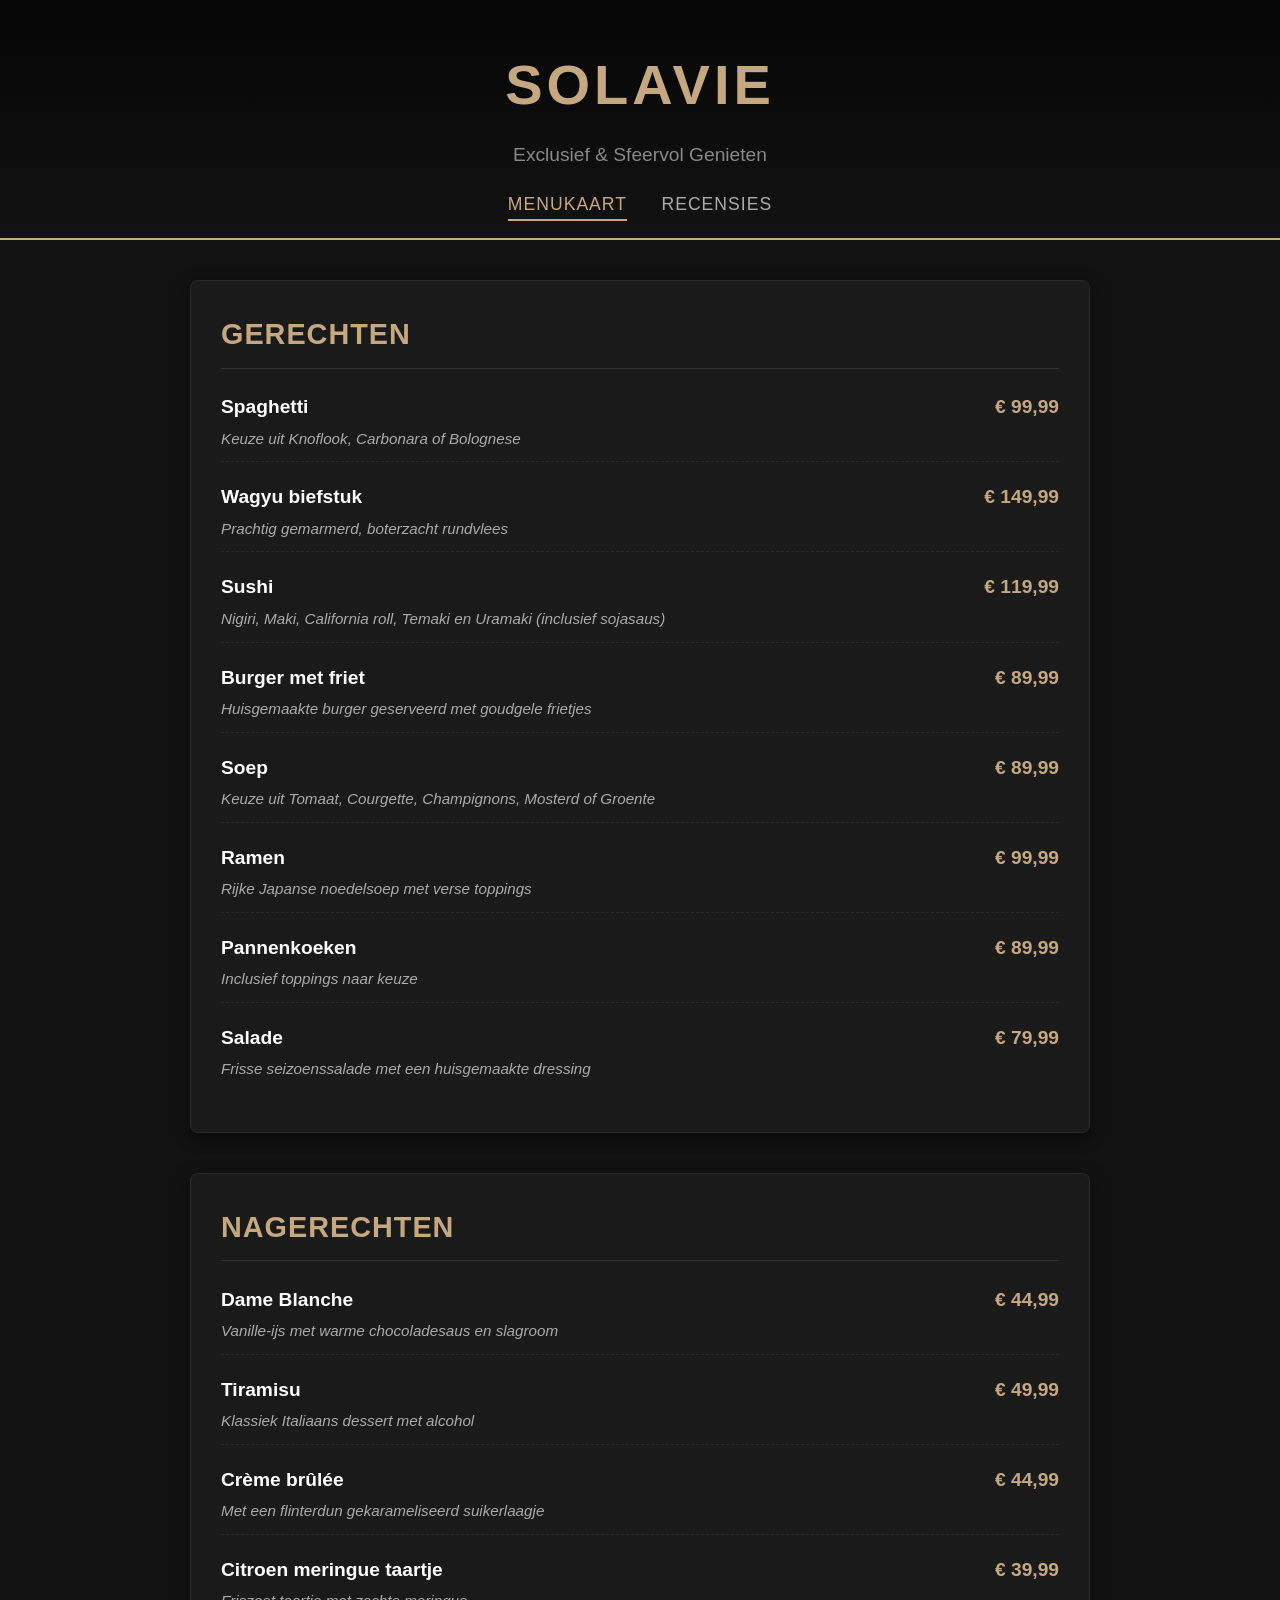
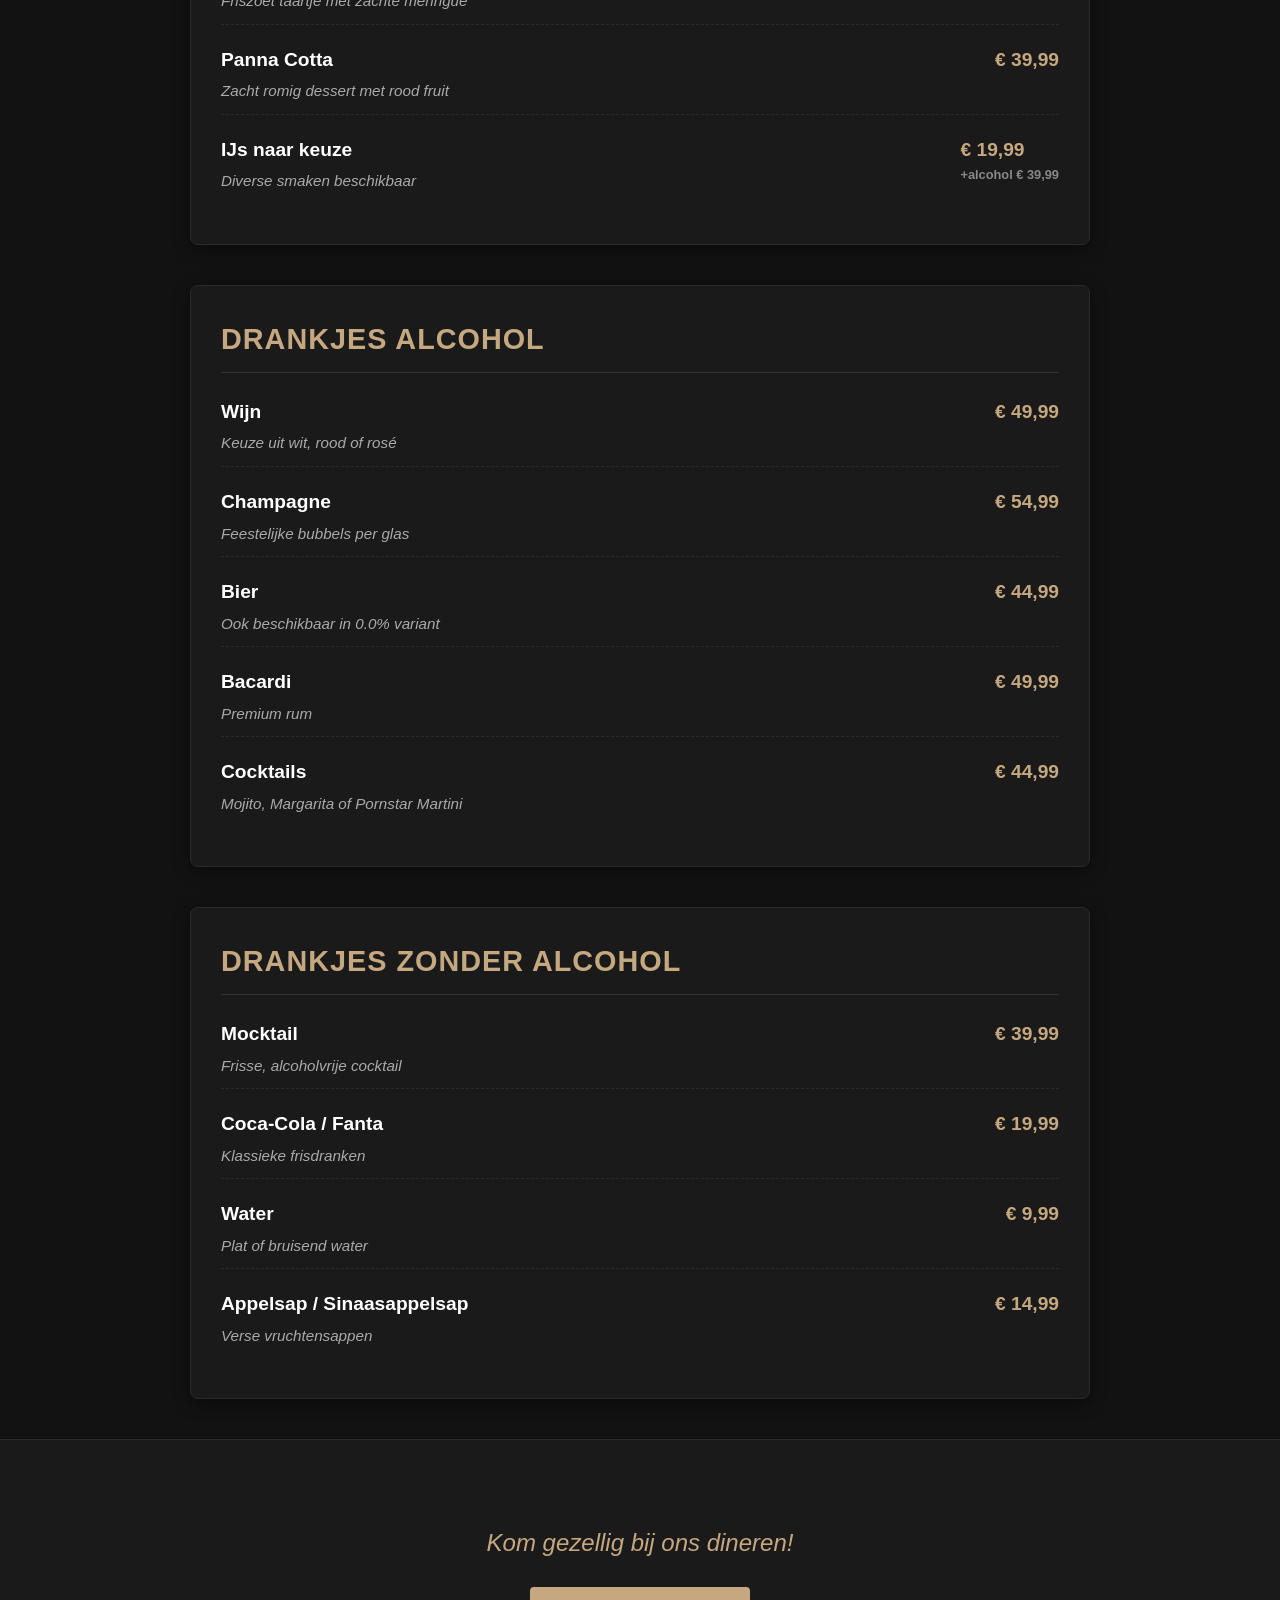
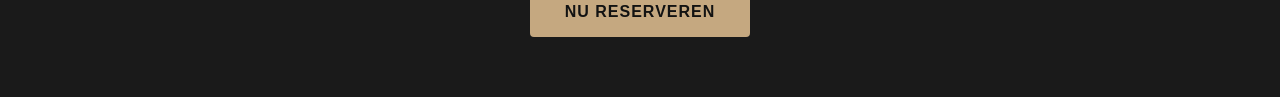
<file: Index.html>
<!DOCTYPE html>
<html lang="nl">
<head>
    <meta charset="UTF-8">
    <meta name="viewport" content="width=device-width, initial-scale=1.0">
    <title>Solavie - Menukaart</title>
    <link rel="stylesheet" href="style.css">
</head>
<body>

    <header>
        <h1>Solavie</h1>
        <p>Exclusief & Sfeervol Genieten</p>
        <nav class="nav-menu">
            <a href="index.html" class="active">Menukaart</a>
            <a href="recensies.html">Recensies</a>
        </nav>
    </header>

    <div class="container">
        <!-- GERECHTEN -->
        <section class="menu-section">
            <h2>Gerechten</h2>
            <div class="menu-item"><div class="item-info"><div class="item-name">Spaghetti</div><div class="item-description">Keuze uit Knoflook, Carbonara of Bolognese</div></div><div class="item-price">&euro; 99,99</div></div>
            <div class="menu-item"><div class="item-info"><div class="item-name">Wagyu biefstuk</div><div class="item-description">Prachtig gemarmerd, boterzacht rundvlees</div></div><div class="item-price">&euro; 149,99</div></div>
            <div class="menu-item"><div class="item-info"><div class="item-name">Sushi</div><div class="item-description">Nigiri, Maki, California roll, Temaki en Uramaki (inclusief sojasaus)</div></div><div class="item-price">&euro; 119,99</div></div>
            <div class="menu-item"><div class="item-info"><div class="item-name">Burger met friet</div><div class="item-description">Huisgemaakte burger geserveerd met goudgele frietjes</div></div><div class="item-price">&euro; 89,99</div></div>
            <div class="menu-item"><div class="item-info"><div class="item-name">Soep</div><div class="item-description">Keuze uit Tomaat, Courgette, Champignons, Mosterd of Groente</div></div><div class="item-price">&euro; 89,99</div></div>
            <div class="menu-item"><div class="item-info"><div class="item-name">Ramen</div><div class="item-description">Rijke Japanse noedelsoep met verse toppings</div></div><div class="item-price">&euro; 99,99</div></div>
            <div class="menu-item"><div class="item-info"><div class="item-name">Pannenkoeken</div><div class="item-description">Inclusief toppings naar keuze</div></div><div class="item-price">&euro; 89,99</div></div>
            <div class="menu-item"><div class="item-info"><div class="item-name">Salade</div><div class="item-description">Frisse seizoenssalade met een huisgemaakte dressing</div></div><div class="item-price">&euro; 79,99</div></div>
        </section>

        <!-- NAGERECHTEN -->
        <section class="menu-section">
            <h2>Nagerechten</h2>
            <div class="menu-item"><div class="item-info"><div class="item-name">Dame Blanche</div><div class="item-description">Vanille-ijs met warme chocoladesaus en slagroom</div></div><div class="item-price">&euro; 44,99</div></div>
            <div class="menu-item"><div class="item-info"><div class="item-name">Tiramisu</div><div class="item-description">Klassiek Italiaans dessert met alcohol</div></div><div class="item-price">&euro; 49,99</div></div>
            <div class="menu-item"><div class="item-info"><div class="item-name">Cr&egrave;me br&ucirc;l&eacute;e</div><div class="item-description">Met een flinterdun gekarameliseerd suikerlaagje</div></div><div class="item-price">&euro; 44,99</div></div>
            <div class="menu-item"><div class="item-info"><div class="item-name">Citroen meringue taartje</div><div class="item-description">Friszoet taartje met zachte meringue</div></div><div class="item-price">&euro; 39,99</div></div>
            <div class="menu-item"><div class="item-info"><div class="item-name">Panna Cotta</div><div class="item-description">Zacht romig dessert met rood fruit</div></div><div class="item-price">&euro; 39,99</div></div>
            <div class="menu-item"><div class="item-info"><div class="item-name">IJs naar keuze</div><div class="item-description">Diverse smaken beschikbaar</div></div><div class="item-price">&euro; 19,99 <span class="price-note">+alcohol &euro; 39,99</span></div></div>
        </section>

        <!-- DRANKJES ALCOHOL -->
        <section class="menu-section">
            <h2>Drankjes Alcohol</h2>
            <div class="menu-item"><div class="item-info"><div class="item-name">Wijn</div><div class="item-description">Keuze uit wit, rood of ros&eacute;</div></div><div class="item-price">&euro; 49,99</div></div>
            <div class="menu-item"><div class="item-info"><div class="item-name">Champagne</div><div class="item-description">Feestelijke bubbels per glas</div></div><div class="item-price">&euro; 54,99</div></div>
            <div class="menu-item"><div class="item-info"><div class="item-name">Bier</div><div class="item-description">Ook beschikbaar in 0.0% variant</div></div><div class="item-price">&euro; 44,99</div></div>
            <div class="menu-item"><div class="item-info"><div class="item-name">Bacardi</div><div class="item-description">Premium rum</div></div><div class="item-price">&euro; 49,99</div></div>
            <div class="menu-item"><div class="item-info"><div class="item-name">Cocktails</div><div class="item-description">Mojito, Margarita of Pornstar Martini</div></div><div class="item-price">&euro; 44,99</div></div>
        </section>

        <!-- DRANKJES ZONDER ALCOHOL -->
        <section class="menu-section">
            <h2>Drankjes zonder alcohol</h2>
            <div class="menu-item"><div class="item-info"><div class="item-name">Mocktail</div><div class="item-description">Frisse, alcoholvrije cocktail</div></div><div class="item-price">&euro; 39,99</div></div>
            <div class="menu-item"><div class="item-info"><div class="item-name">Coca-Cola / Fanta</div><div class="item-description">Klassieke frisdranken</div></div><div class="item-price">&euro; 19,99</div></div>
            <div class="menu-item"><div class="item-info"><div class="item-name">Water</div><div class="item-description">Plat of bruisend water</div></div><div class="item-price">&euro; 9,99</div></div>
            <div class="menu-item"><div class="item-info"><div class="item-name">Appelsap / Sinaasappelsap</div><div class="item-description">Verse vruchtensappen</div></div><div class="item-price">&euro; 14,99</div></div>
        </section>
    </div>

    <footer>
        <p>Kom gezellig bij ons dineren!</p>
        <a href="mailto:info@solavie.nl" class="btn-reserveer">Nu Reserveren</a>
    </footer>

</body>
</html>
</file>
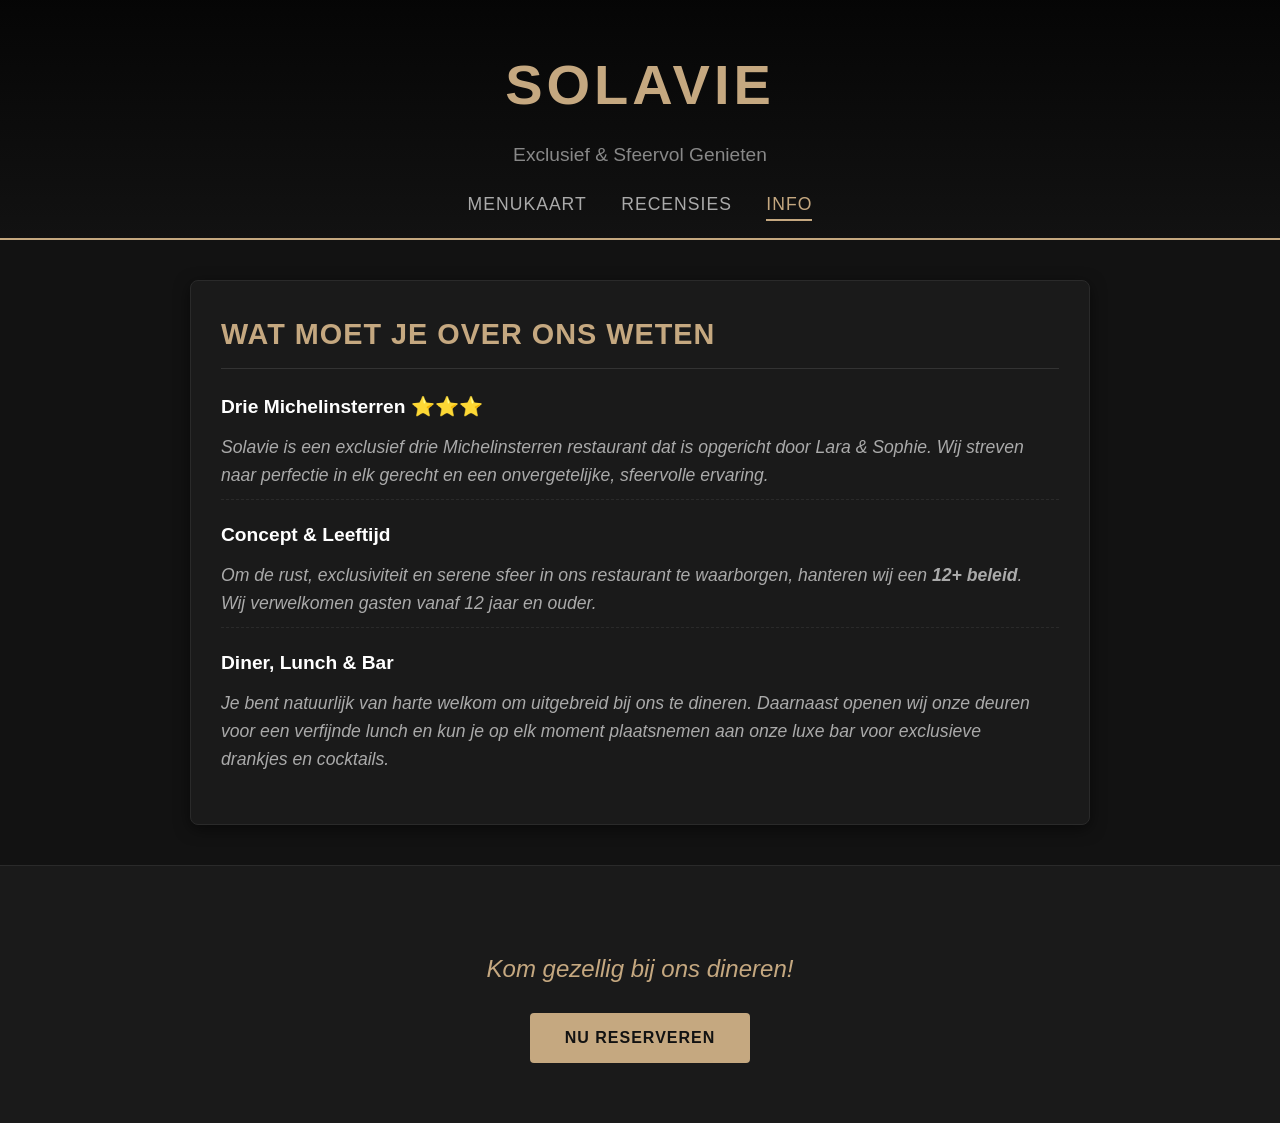
<file: info.html>
<!DOCTYPE html>
<html lang="nl">
<head>
    <meta charset="UTF-8">
    <meta name="viewport" content="width=device-width, initial-scale=1.0">
    <title>Solavie - Info</title>
    <link rel="stylesheet" href="style.css">
</head>
<body>

    <header>
        <h1>Solavie</h1>
        <p>Exclusief & Sfeervol Genieten</p>
        <nav class="nav-menu">
            <a href="index.html">Menukaart</a>
            <a href="recensies.html">Recensies</a>
            <a href="info.html" class="active">Info</a>
        </nav>
    </header>

    <div class="container">
        <section class="menu-section">
            <h2>Wat moet je over ons weten</h2>
            
            <div class="menu-item" style="flex-direction: column; align-items: flex-start; gap: 10px;">
                <div class="item-info">
                    <div class="item-name" style="margin-bottom: 10px;">Drie Michelinsterren ⭐⭐⭐</div>
                    <div class="item-description" style="font-size: 1.1rem; line-height: 1.6;">
                        Solavie is een exclusief drie Michelinsterren restaurant dat is opgericht door Lara & Sophie. 
                        Wij streven naar perfectie in elk gerecht en een onvergetelijke, sfeervolle ervaring.
                    </div>
                </div>
            </div>

            <div class="menu-item" style="flex-direction: column; align-items: flex-start; gap: 10px;">
                <div class="item-info">
                    <div class="item-name" style="margin-bottom: 10px;">Concept & Leeftijd</div>
                    <div class="item-description" style="font-size: 1.1rem; line-height: 1.6;">
                        Om de rust, exclusiviteit en serene sfeer in ons restaurant te waarborgen, hanteren wij een 
                        <strong>12+ beleid</strong>. Wij verwelkomen gasten vanaf 12 jaar en ouder.
                    </div>
                </div>
            </div>

            <div class="menu-item" style="flex-direction: column; align-items: flex-start; gap: 10px;">
                <div class="item-info">
                    <div class="item-name" style="margin-bottom: 10px;">Diner, Lunch & Bar</div>
                    <div class="item-description" style="font-size: 1.1rem; line-height: 1.6;">
                        Je bent natuurlijk van harte welkom om uitgebreid bij ons te dineren. Daarnaast openen wij onze 
                        deuren voor een verfijnde lunch en kun je op elk moment plaatsnemen aan onze luxe bar voor 
                        exclusieve drankjes en cocktails.
                    </div>
                </div>
            </div>
        </section>
    </div>

    <footer>
        <p>Kom gezellig bij ons dineren!</p>
        <a href="mailto:info@solavie.nl" class="btn-reserveer">Nu Reserveren</a>
    </footer>

</body>
</html>
</file>
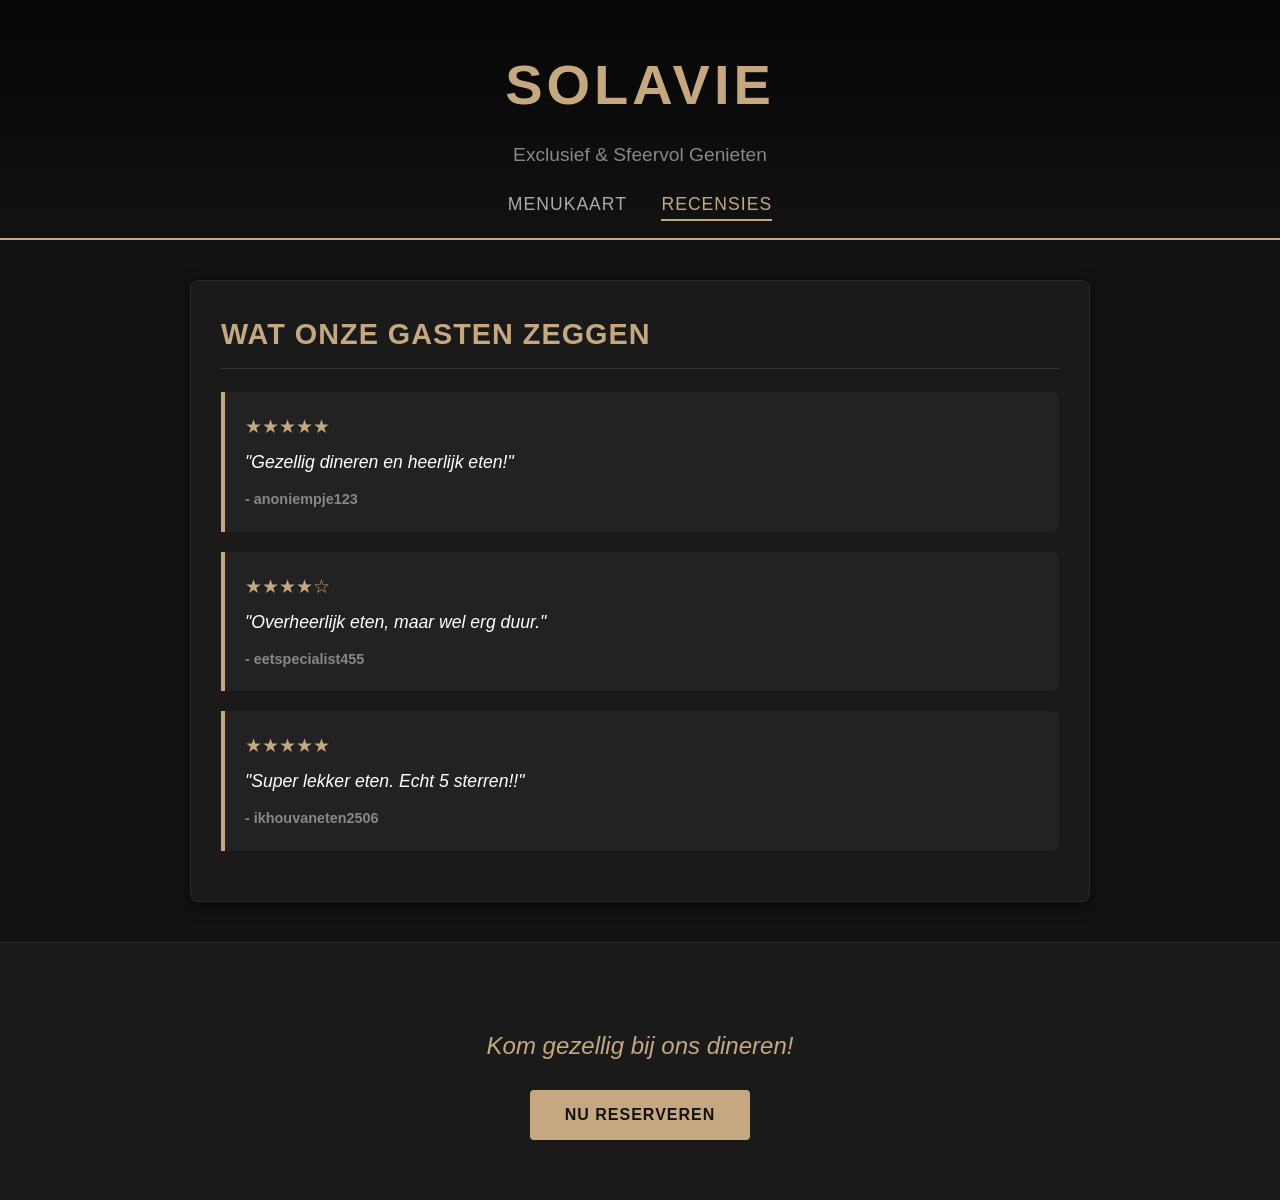
<file: recensies.html>
<!DOCTYPE html>
<html lang="nl">
<head>
    <meta charset="UTF-8">
    <meta name="viewport" content="width=device-width, initial-scale=1.0">
    <title>Solavie - Recensies</title>
    <link rel="stylesheet" href="style.css">
</head>
<body>

    <header>
        <h1>Solavie</h1>
        <p>Exclusief & Sfeervol Genieten</p>
        <nav class="nav-menu">
            <a href="index.html">Menukaart</a>
            <a href="recensies.html" class="active">Recensies</a>
        </nav>
    </header>

    <div class="container">
        <section class="menu-section">
            <h2>Wat onze gasten zeggen</h2>

            <!-- Recensie 1 -->
            <div class="review-card">
                <div class="review-stars">★★★★★</div>
                <p class="review-text">"Gezellig dineren en heerlijk eten!"</p>
                <span class="review-author">- anoniempje123</span>
            </div>

            <!-- Recensie 2 -->
            <div class="review-card">
                <div class="review-stars">★★★★☆</div>
                <p class="review-text">"Overheerlijk eten, maar wel erg duur."</p>
                <span class="review-author">- eetspecialist455</span>
            </div>

            <!-- Recensie 3 -->
            <div class="review-card">
                <div class="review-stars">★★★★★</div>
                <p class="review-text">"Super lekker eten. Echt 5 sterren!!"</p>
                <span class="review-author">- ikhouvaneten2506</span>
            </div>
        </section>
    </div>

    <footer>
        <p>Kom gezellig bij ons dineren!</p>
        <a href="mailto:info@solavie.nl" class="btn-reserveer">Nu Reserveren</a>
    </footer>

</body>
</html>
</file>
<file: style.css>
:root {
    --primary: #c5a880; 
    --dark: #121212;    
    --light: #f4f4f4;   
    --grey: #1a1a1a;    
}

body {
    font-family: 'Segoe UI', Tahoma, Geneva, Verdana, sans-serif;
    background-color: var(--dark);
    color: var(--light);
    margin: 0;
    padding: 0;
    line-height: 1.6;
}

header {
    text-align: center;
    padding: 40px 20px 20px 20px;
    background: linear-gradient(rgba(0,0,0,0.7), rgba(18,18,18,1));
    border-bottom: 2px solid var(--primary);
}

header h1 {
    font-size: 3.5rem;
    margin: 0;
    color: var(--primary);
    letter-spacing: 4px;
    text-transform: uppercase;
}

header p {
    font-size: 1.2rem;
    color: #888;
    margin-top: 10px;
    margin-bottom: 20px;
}

/* Navigatiebalk */
.nav-menu {
    margin-top: 15px;
}

.nav-menu a {
    color: #aaa;
    text-decoration: none;
    margin: 0 15px;
    font-size: 1.1rem;
    text-transform: uppercase;
    letter-spacing: 1px;
    padding-bottom: 5px;
    transition: color 0.3s ease, border-bottom 0.3s ease;
}

.nav-menu a:hover, .nav-menu a.active {
    color: var(--primary);
    border-bottom: 2px solid var(--primary);
}

.container {
    max-width: 900px;
    margin: 40px auto;
    padding: 0 20px;
}

.menu-section {
    background-color: var(--grey);
    border: 1px solid #2a2a2a;
    border-radius: 8px;
    padding: 30px;
    margin-bottom: 40px;
    box-shadow: 0 4px 15px rgba(0,0,0,0.5);
}

.menu-section h2 {
    color: var(--primary);
    font-size: 1.8rem;
    border-bottom: 1px solid #333;
    padding-bottom: 10px;
    margin-top: 0;
    text-transform: uppercase;
    letter-spacing: 1px;
}

.menu-item {
    display: flex;
    justify-content: space-between;
    align-items: baseline;
    margin: 20px 0;
    padding-bottom: 10px;
    border-bottom: 1px dashed #2a2a2a;
}

.menu-item:last-child {
    border-bottom: none;
    padding-bottom: 0;
}

.item-info {
    flex: 1;
    padding-right: 20px;
}

.item-name {
    font-size: 1.2rem;
    font-weight: 600;
    color: #fff;
}

.item-description {
    font-size: 0.95rem;
    color: #aaa;
    margin-top: 4px;
    font-style: italic;
}

.item-price {
    font-size: 1.2rem;
    font-weight: bold;
    color: var(--primary);
    white-space: nowrap;
}

.price-note {
    display: block;
    font-size: 0.8rem;
    color: #888;
    text-align: right;
}

/* Recensie Kaartjes */
.review-card {
    background-color: #222;
    border-left: 4px solid var(--primary);
    padding: 20px;
    margin: 20px 0;
    border-radius: 0 8px 8px 0;
}

.review-stars {
    color: var(--primary);
    font-size: 1.2rem;
    margin-bottom: 5px;
}

.review-text {
    font-size: 1.1rem;
    color: #fff;
    font-style: italic;
    margin: 0 0 10px 0;
}

.review-author {
    color: #888;
    font-size: 0.9rem;
    font-weight: bold;
}

footer {
    text-align: center;
    padding: 60px 20px;
    background-color: var(--grey);
    border-top: 1px solid #2a2a2a;
}

footer p {
    font-size: 1.5rem;
    color: var(--primary);
    font-style: italic;
    margin-bottom: 25px;
}

.btn-reserveer {
    display: inline-block;
    background-color: var(--primary);
    color: var(--dark);
    text-decoration: none;
    padding: 12px 35px;
    font-weight: bold;
    border-radius: 4px;
    text-transform: uppercase;
    letter-spacing: 1px;
    transition: all 0.3s ease;
}

.btn-reserveer:hover {
    background-color: #fff;
    transform: translateY(-2px);
}

@media (max-width: 600px) {
    header h1 { font-size: 2.5rem; }
    .menu-item { flex-direction: column; }
    .item-price { margin-top: 8px; }
    .price-note { text-align: left; }
}
</file>
